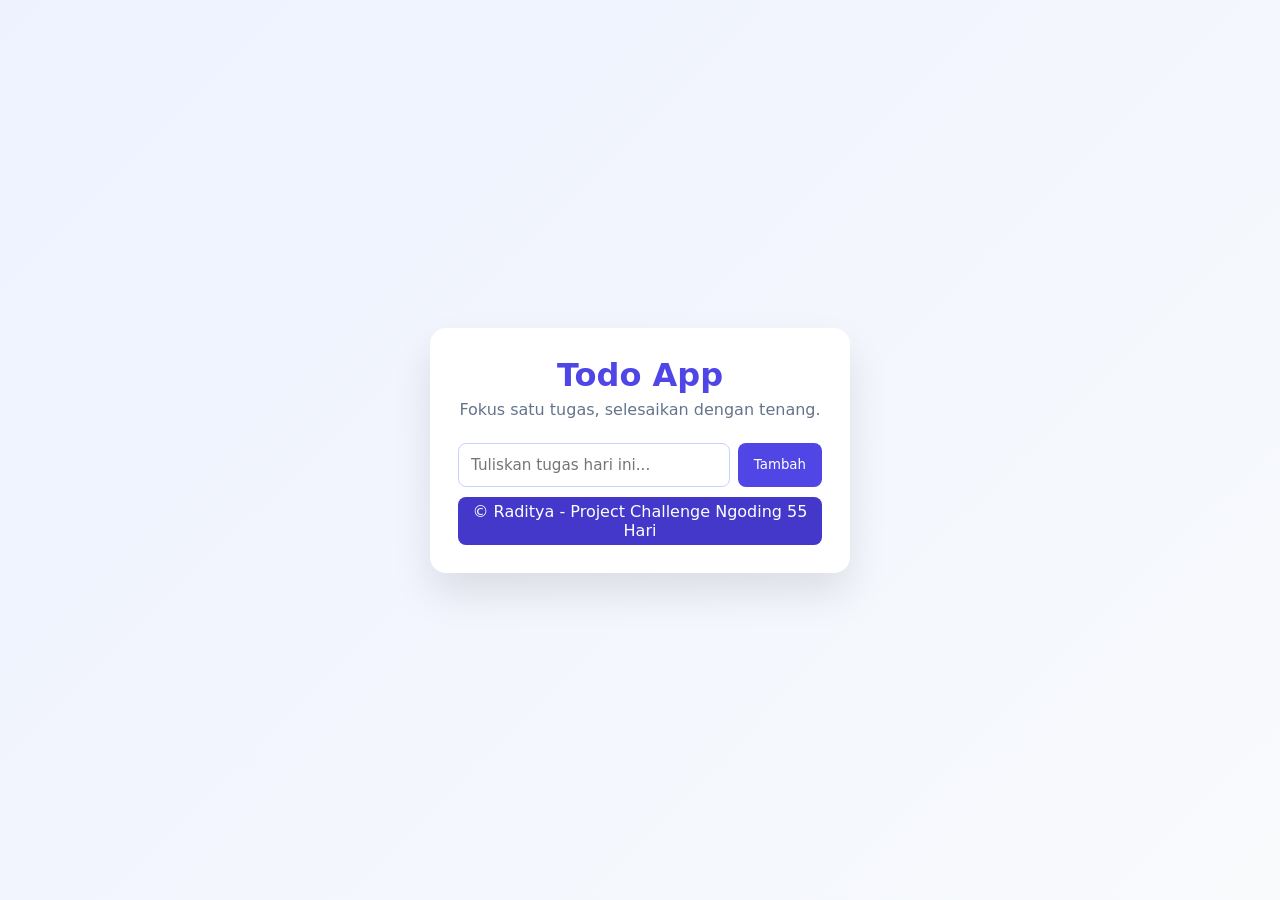
<file: 01-todo-app/index.html>
<!DOCTYPE html>
<html lang="en">
<head>
  <meta charset="UTF-8">
  <meta name="viewport" content="width=device-width, initial-scale=1.0">
  <title>FocusFlow - Todo App</title>
  <link rel="stylesheet" href="css/style.css">
</head>
<body>
  
  <main class="app">
  <header>
    <h1>Todo App</h1>
    <p>Fokus satu tugas, selesaikan dengan tenang.</p>
  </header>

    <section class="todo-section">
      <form>
        <input type="text" placeholder="Tuliskan tugas hari ini..." required>
        <button type="submit">Tambah</button>
      </form>
    </section>

    <section aria-label="Daftar todo">
      <ul></ul>
    </section>
    
    <p class="quote">&copy; Raditya - Project Challenge Ngoding 55 Hari</p>
  </main>

  <script src="js/script.js"></script>
</body>
</html>
</file>
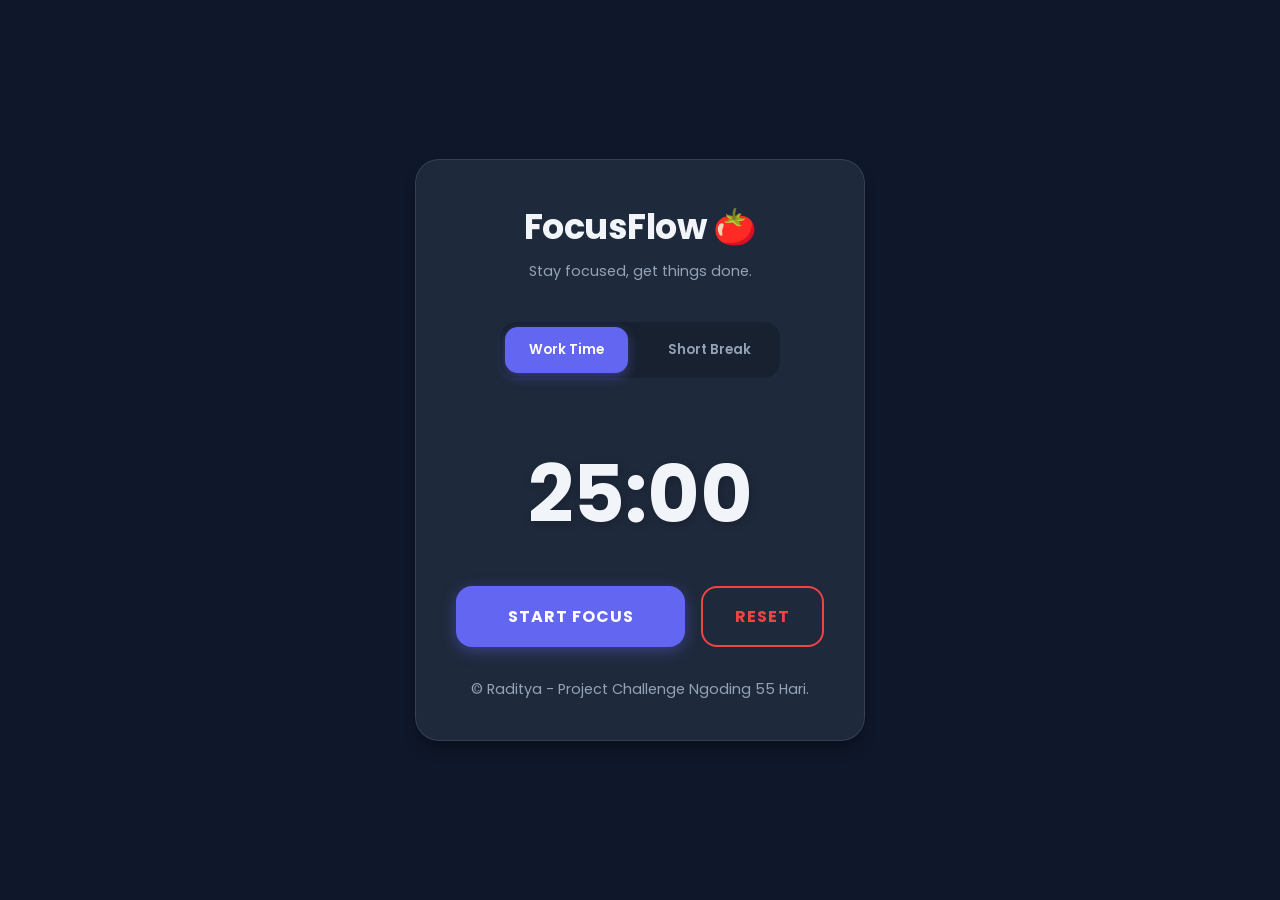
<file: 02-pomodoro/index.html>
<!DOCTYPE html>
<html lang="id">
  <head>
    <meta charset="UTF-8" />
    <meta name="viewport" content="width=device-width, initial-scale=1.0" />
    <title>FocusFlow - Pomodoro Timer</title>
    <link rel="preconnect" href="https://fonts.googleapis.com">
    <link rel="preconnect" href="https://fonts.gstatic.com" crossorigin>
    <link href="https://fonts.googleapis.com/css2?family=Poppins:wght@400;600;700&display=swap" rel="stylesheet">
    <link rel="stylesheet" href="css/style.css" />
  </head>
  <body>
    <div class="container">
      <header>
        <h1>FocusFlow <span class="icon">🍅</span></h1>
        <p>Stay focused, get things done.</p>
      </header>

      <main>
        <section class="mode-selector">
          <button id="work-btn" class="mode-btn active">Work Time</button>
          <button id="break-btn" class="mode-btn">Short Break</button>
        </section>

        <section class="timer-display">
          <h2 id="timer">
            <span id="minutes">25</span>:<span id="seconds">00</span>
          </h2>
        </section>

        <section class="controls">
          <button id="start-btn" class="control-btn start">Start Focus</button>
          <button id="pause-btn" class="control-btn pause" style="display: none;">Pause</button>
          <button id="reset-btn" class="control-btn reset">Reset</button>
        </section>
      </main>

      <footer>
        <p>&copy; Raditya - Project Challenge Ngoding 55 Hari.</p>
      </footer>

      <audio src="sounds/alarm.mpeg" id="alarm-sound" loop></audio>
    </div>

    <script src="js/script.js"></script>
  </body>
</html>
</file>
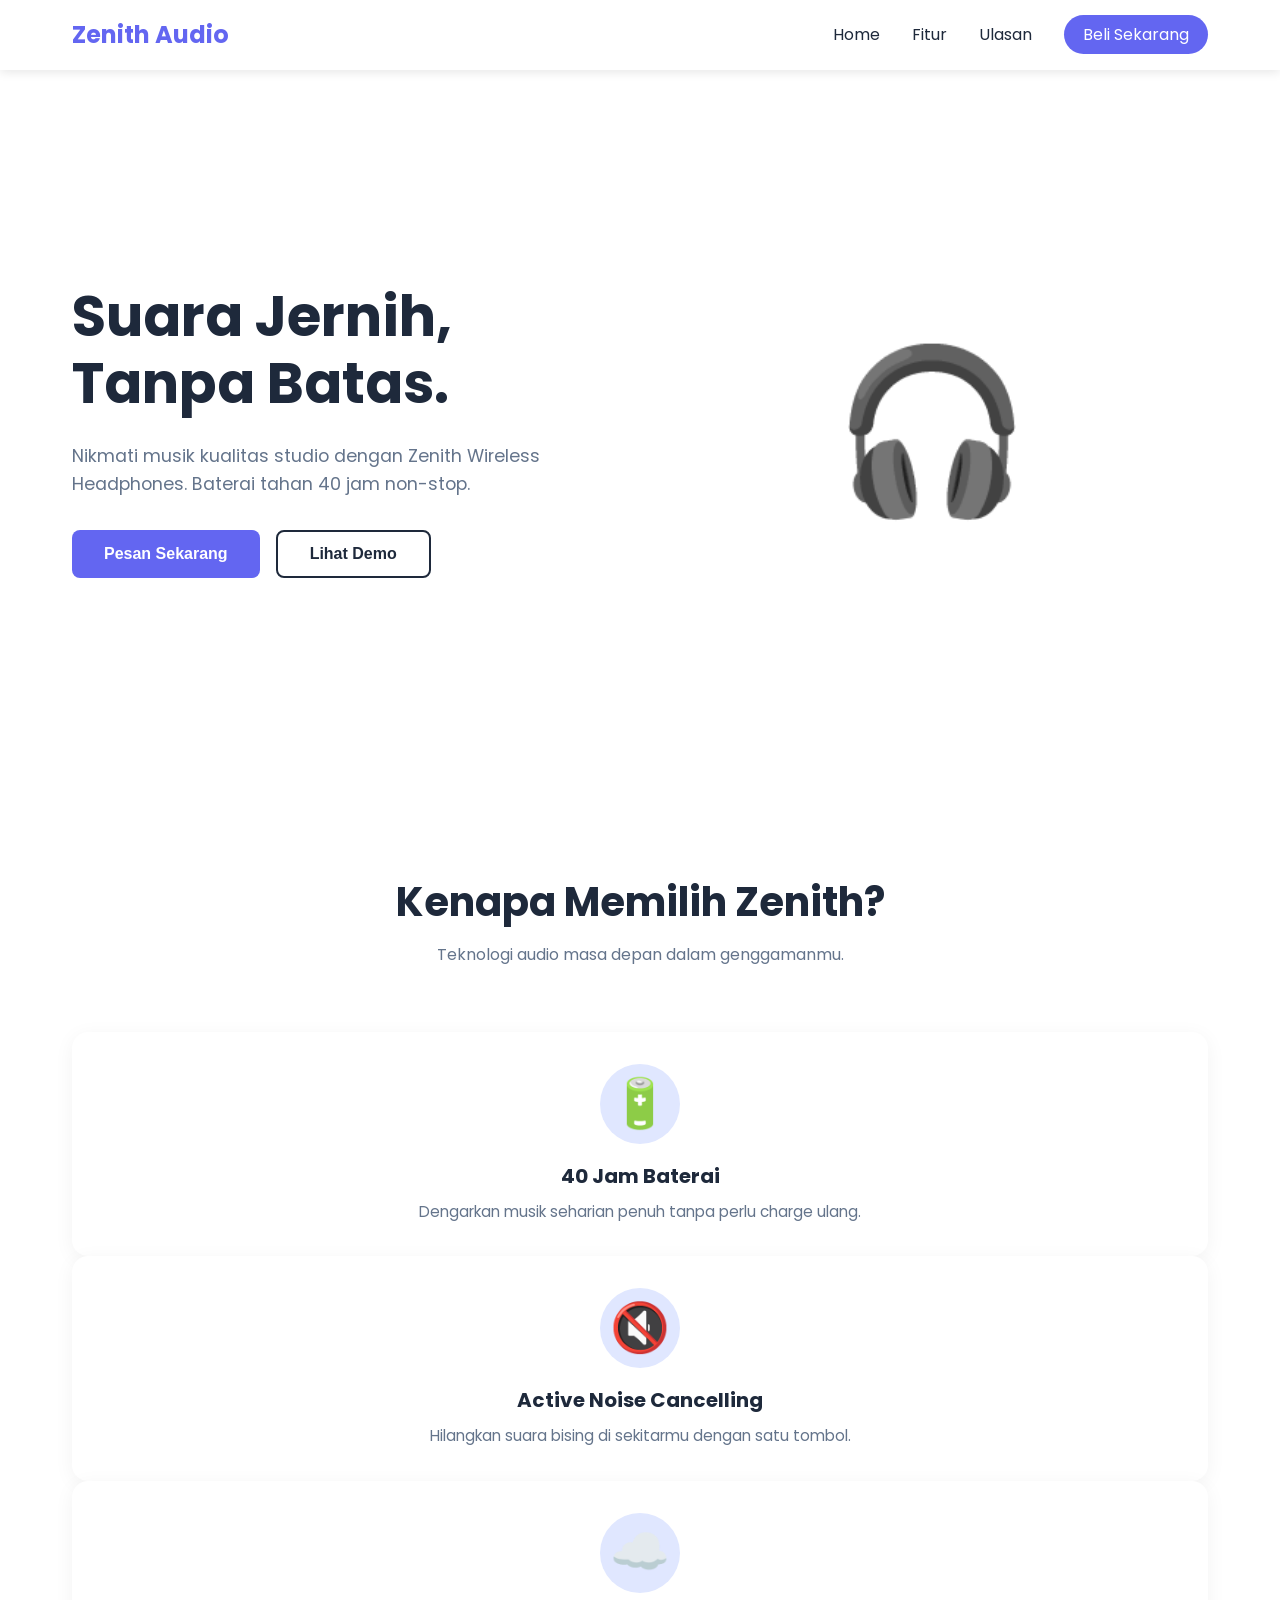
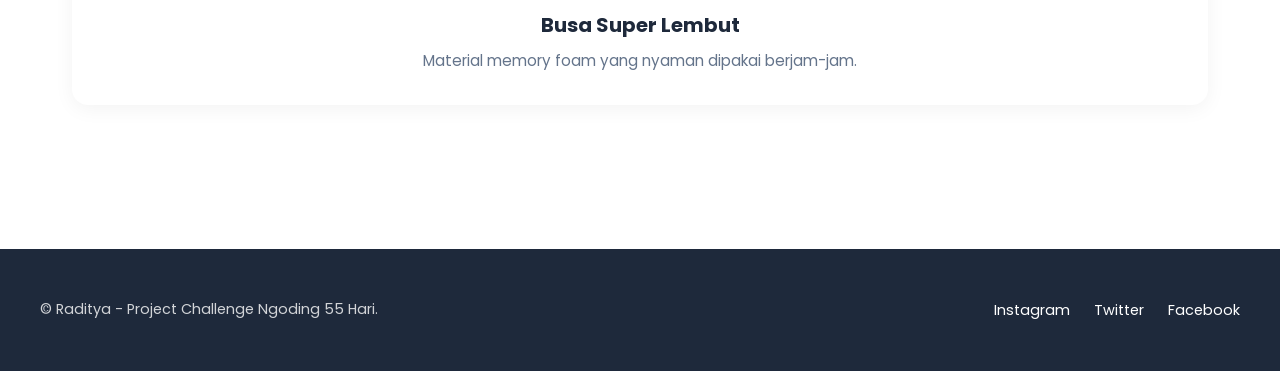
<file: 03-landing-page/index.html>
<!DOCTYPE html>
<html lang="en">
<head>
  <meta charset="UTF-8">
  <meta name="viewport" content="width=device-width, initial-scale=1.0">
  <title>Zenith Audio - Premium Wireless Headphones</title>

  <link rel="stylesheet" href="css/style.css">

  <link href="https://fonts.googleapis.com/css2?family=Poppins:wght@400;600;700&display=swap" rel="stylesheet">
</head>
<body>
  
  <header>
    <nav>
      <div class="logo">Zenith Audio</div>

      <ul class="nav-links">
        <li><a href="#hero">Home</a></li>
        <li><a href="#features">Fitur</a></li>
        <li><a href="#testimonials">Ulasan</a></li>
        <li><a href="#buy" class="btn-cta">Beli Sekarang</a></li>
      </ul>
    </nav>
  </header>

  <main>

    <section id="hero">

      <div class="hero-content">
        <h1>Suara Jernih,<br>Tanpa Batas.</h1>
        <p>Nikmati musik kualitas studio dengan Zenith Wireless Headphones. Baterai tahan 40 jam non-stop.</p>

        <div class="cta-buttons">
          <button class="btn-primary">Pesan Sekarang</button>
          <button class="btn-secondary">Lihat Demo</button>
        </div>
      </div>

      <div class="hero-image">
        🎧
      </div>

    </section>

    <section id="features">

      <div class="section-title">
        <h2>Kenapa Memilih Zenith?</h2>
        <p>Teknologi audio masa depan dalam genggamanmu.</p>
      </div>

      <div class="features-grid">

        <article class="feature-card">
          <div class="icon">🔋</div> <h3>40 Jam Baterai</h3>
          <p>Dengarkan musik seharian penuh tanpa perlu charge ulang.</p>
        </article>

        <article class="feature-card">
          <div class="icon">🔇</div>
          <h3>Active Noise Cancelling</h3>
          <p>Hilangkan suara bising di sekitarmu dengan satu tombol.</p>
        </article>

        <article class="feature-card">
            <div class="icon">☁️</div>
            <h3>Busa Super Lembut</h3>
            <p>Material memory foam yang nyaman dipakai berjam-jam.</p>
          </article>
      </div>
    </section>
  </main>

  <footer>
    <div class="footer-content">
      <p>&copy; Raditya - Project Challenge Ngoding 55 Hari.</p>

      <ul class="social-links">
        <li><a href="#">Instagram</a></li>
        <li><a href="#">Twitter</a></li>
        <li><a href="#">Facebook</a></li>
      </ul>
    </div>
  </footer>
</body>
</html>
</file>
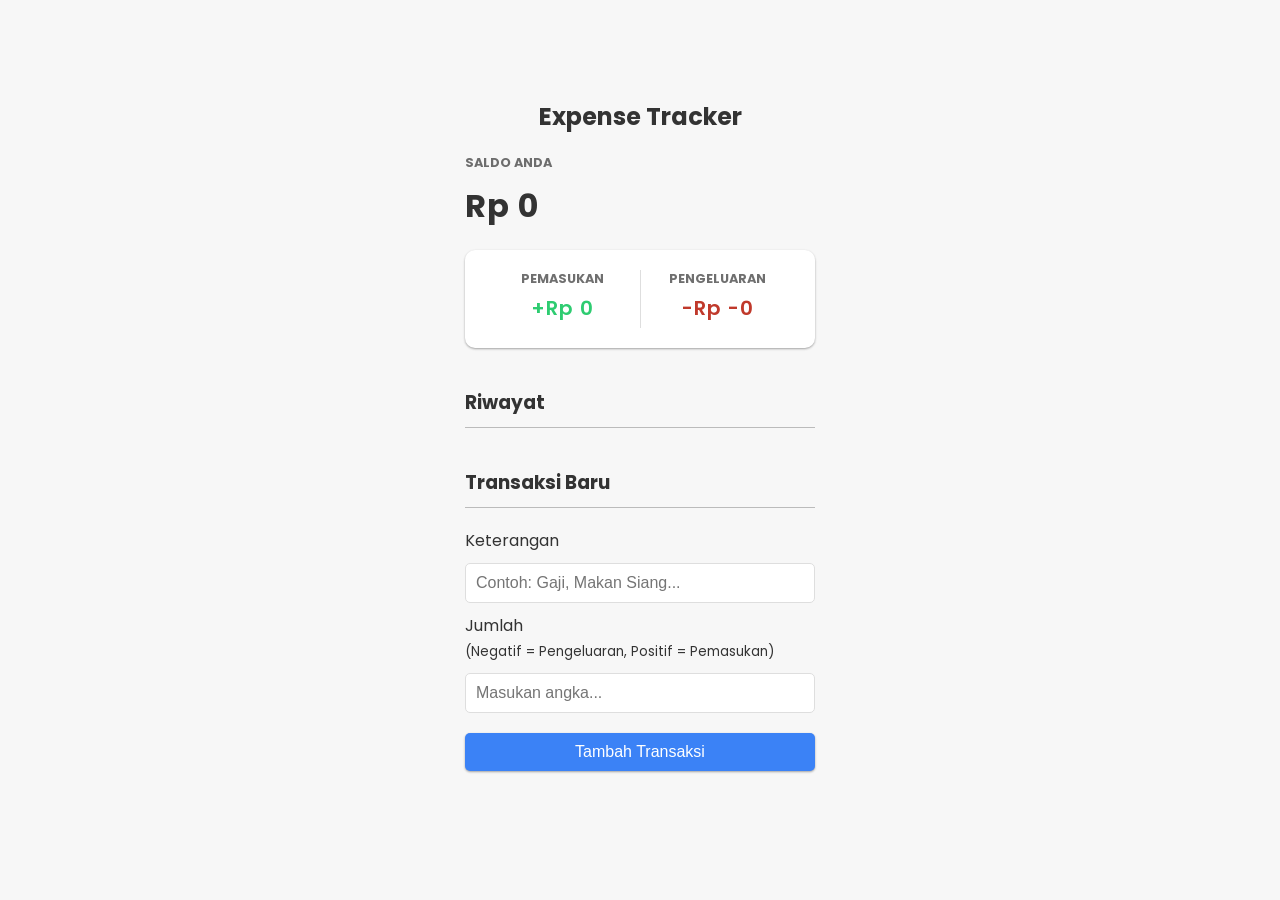
<file: 05-expense-tracker/index.html>
<!DOCTYPE html>
<html lang="id">
<head>
    <meta charset="UTF-8">
    <meta name="viewport" content="width=device-width, initial-scale=1.0">
    <title>Expense Tracker - Kelola Uangmu</title>
    <link rel="stylesheet" href="css/style.css">
    <link href="https://fonts.googleapis.com/css2?family=Poppins:wght@300;400;600&display=swap" rel="stylesheet">
</head>
<body>

    <div class="container">
        <h2>Expense Tracker</h2>
        
        <div class="balance-container">
            <h4>Saldo Anda</h4>
            <h1 id="balance">Rp 0</h1>
        </div>

        <div class="inc-exp-container">
            <div>
                <h4>Pemasukan</h4>
                <p id="money-plus" class="money plus">+Rp 0</p>
            </div>
            <div>
                <h4>Pengeluaran</h4>
                <p id="money-minus" class="money minus">-Rp 0</p>
            </div>
        </div>

        <h3>Riwayat</h3>
        <ul id="list" class="list">
            </ul>

        <h3>Transaksi Baru</h3>
        <form id="form">
            <div class="form-control">
                <label for="text">Keterangan</label>
                <input type="text" id="text" placeholder="Contoh: Gaji, Makan Siang..." />
            </div>
            <div class="form-control">
                <label for="amount">Jumlah <br />
                    <small>(Negatif = Pengeluaran, Positif = Pemasukan)</small>
                </label>
                <input type="number" id="amount" placeholder="Masukan angka..." />
            </div>
            <button class="btn">Tambah Transaksi</button>
        </form>
    </div>

    <script src="js/script.js"></script>
</body>
</html>
</file>
<file: 01-todo-app/css/style.css>
* {
  margin: 0;
  padding: 0;
  box-sizing: border-box;
  font-family: system-ui, sans-serif;
}

body {
  background: linear-gradient(135deg, #eef2ff, #f8fafc);
  min-height: 100vh;
  display: flex;
  justify-content: center;
  align-items: center;
}

.app {
  background: white;
  width: 100%;
  max-width: 420px;
  padding: 28px;
  border-radius: 16px;
  box-shadow: 0 20px 40px rgba(0,0,0,0.1);
}

header {
  text-align: center;
  margin-bottom: 24px;
}

header h1 {
  font-size: 2rem;
  color: #4f46e5;
}

header p {
  color: #64748b;
  margin-top: 6px;
}

form {
  display: flex;
  gap: 8px;
  margin-bottom: 10px;
}

input {
  flex: 1;
  padding: 12px;
  border-radius: 8px;
  border: 1px solid #c7d2fe;
  font-size: 0.95rem;
}

input:focus {
  outline: none;
  border-color: #4f46e5;
}

button {
  padding: 12px 16px;
  border: none;
  border-radius: 8px;
  background: #4f46e5;
  color: white;
  font-weight: 500;
  cursor: pointer;
}

button:hover {
  background: #4338ca;
}

ul {
  list-style: none;
}

li {
  background: #e6e4e4;
  padding: 10px 12px;
  margin-bottom: 8px;
  border-radius: 8px;
  font-size: 0.9rem;
}

.quote {
  background: #4338ca;
  border-radius: 8px;
  padding: 5px;
  color: white;
  text-align: center;
}
</file>
<file: 02-pomodoro/css/style.css>
:root {
  --primary-color: #6366f1; /* Indigo/Ungu modern */
  --primary-hover: #4f46e5;
  --secondary-color: #1f2937; /* Dark gray */
  --accent-break: #10b981; /* Hijau untuk break */
  --accent-pause: #f59e0b; /* Kuning/Oranye untuk pause */
  --accent-reset: #ef4444; /* Merah untuk reset */
  --bg-color: #0f172a; /* Background sangat gelap (Slate tone) */
  --container-bg: #1e293b; /* Background container */
  --text-color: #f1f5f9; /* Teks putih terang */
  --text-muted: #94a3b8; /* Teks abu-abu */
  --shadow: 0 10px 15px -3px rgba(0, 0, 0, 0.3), 0 4px 6px -2px rgba(0, 0, 0, 0.1);
}

* {
  margin: 0;
  padding: 0;
  box-sizing: border-box;
}

body {
  font-family: 'Poppins', sans-serif;
  background-color: var(--bg-color);
  color: var(--text-color);
  display: flex;
  justify-content: center;
  align-items: center;
  min-height: 100vh;
  padding: 20px;
}

.container {
  background-color: var(--container-bg);
  padding: 2.5rem;
  border-radius: 1.5rem;
  box-shadow: var(--shadow);
  text-align: center;
  width: 100%;
  max-width: 450px;
  border: 1px solid rgb(255, 255, 255, 0.1);
}

header h1 {
  font-size: 2.2rem;
  font-weight: 700;
  margin-bottom: 0.5rem;
  letter-spacing: -0.5px;
}

.icon {
  display: inline-block;
  animation: float 3s ease-in-out infinite;
}

@keyframes float {
  0%, 100% { transform: translateY(0); }
  50% { transform: translateY(-5px); }
}

header p, footer p {
  color: var(--text-muted);
  font-size: 0.9rem;
}

footer {
  margin-top: 2rem;
  font-size: 0.8rem;
}

main {
  margin-top: 2.5rem;
}

.mode-selector {
  display: flex;
  justify-content: center;
  gap: 1rem;
  margin-bottom: 2rem;
  background-color: rgb(0,0,0,0.2);
  padding: 5px;
  border-radius: 1rem;
  display: inline-flex;
}

.mode-btn {
  background: transparent;
  border: none;
  padding: 0.8rem 1.5rem;
  font-family: inherit;
  color: var(--text-muted);
  font-weight: 600;
  cursor: pointer;
  border-radius: 0.8rem;
  transition: all 0.3s ease;
}

.mode-btn:hover {
  color: var(--text-color);
  background-color: rgb(255, 255, 255, 0.5);
}

.mode-btn.active {
  background-color: var(--primary-color);
  color: white;
  box-shadow: 0 4px 12px rgba(99, 102, 241, 0.4);
}

#timer {
  font-size: 5rem;
  font-weight: 700;
  margin: 1.5rem 0;
  font-variant-numeric: tabular-nums;
  columns: var(--text-color);
  text-shadow: 2px 2px 10px rgba(0, 0, 0, 0.2);
}

.controls {
  display: flex;
  justify-content: center;
  gap: 1rem;
  margin-top: 2rem;
}

.control-btn {
  padding: 1rem 2rem;
  border: none;
  border-radius: 1rem;
  font-family: inherit;
  font-size: 1rem;
  font-weight: 700;
  cursor: pointer;
  transition: all 0.2s ease;
  text-transform: uppercase;
  letter-spacing: 1px;
}

.control-btn:active {
  transform: scale(0.95);
}

.control-btn.start {
  background-color: var(--primary-color);
  color: white;
  box-shadow: 0 4px 15px rgba(99, 102, 241, 0.4);
  flex-grow: 2;
}

.control-btn.start:hover {
  background-color: var(--primary-color);
}

.control-btn.pause {
  background-color: var(--accent-pause);
  color: var(--secondary-color);
  flex-grow: 2;
}

.control-btn.pause:hover {
  filter: brightness(1.1);
}

.control-btn.reset {
  background-color: transparent;
  border: 2px solid var(--accent-reset);
  color: var(--accent-reset);
}

.control-btn.reset:hover {
  background-color: var(--accent-reset);
  color: white;
}

.control-btn:hover {
  opacity: 1;
}
</file>
<file: 03-landing-page/css/style.css>
:root {
  --primary-color: #6366f1;
  --secondary-color: #1e293b;
  --accent-color: #f59e0b;
  --bg-light: #f8fafc;
  --white: #ffffff;
  --text-gray: #64748b;
}

* {
  margin: 0;
  padding: 0;
  box-sizing: border-box;
}

body {
  font-family: 'Poppins', sans-serif;
  color: var(--secondary-color);
  line-height: 1.6;
}

a {
  text-decoration: none;
  color: var(--secondary-color);
}

ul {
  list-style: none;
}

header {
  background-color: var(--white);
  box-shadow: 0 2px 10px rgba(0,0,0,0.1);
  position: sticky;
  top: 0;
  z-index: 1000;
}

nav {
  display: flex;
  justify-content: space-between;
  align-items: center;

  max-width: 1200px;
  margin: 0 auto;
  padding: 1rem 2rem;
}

.logo {
  font-size: 1.5rem;
  font-weight: 700;
  color: var(--primary-color);
}

.nav-links {
  display: flex;
  gap: 2rem;
}

.btn-cta {
  background-color: var(--primary-color);
  color: var(--white);
  padding: 0.5rem 1.2rem;
  border-radius: 50px;
  transition: background 0.3s;
}

.btn-cta:hover {
  background-color: #4f46e5;
}

#hero {
  display: flex;
  align-items: center;
  justify-content: space-between;

  padding: 4rem 2rem;
  max-width: 1200px;
  margin: 0 auto;
  min-height: 80vh;
}

.hero-content {
  flex: 1;
  padding-right: 2rem;
}

.hero-image {
  flex: 1;
  text-align: center;
  font-size: 10rem;
  animation: float 3s ease-in-out infinite;
}

.hero-content h1 {
  font-size: 3.5rem;
  line-height: 1.2;
  margin-bottom: 1.5rem;
  color: var(--secondary-color);
}

.hero-content p {
  font-size: 1.1rem;
  color: var(--text-gray);
  margin-bottom: 2rem;
  max-width: 500px;
}

.cta-buttons {
  display: flex;
  gap: 1rem;
}

.btn-primary {
  background-color: var(--primary-color);
  color: var(--white);
  padding: 0.8rem 2rem;
  border: none;
  border-radius: 8px;
  font-size: 1rem;
  font-weight: 600;
  cursor: pointer;
  transition: transform 0.2s;
}

.btn-secondary {
  background-color: transparent;
  color: var(--secondary-color);
  padding: 0.8rem 2rem;
  border: 2px solid var(--secondary-color);
  border-radius: 8px;
  font-size: 1rem;
  font-weight: 600;
  cursor: pointer;
  transition: all 0.3s;
}

.btn-primary:hover {
  transform: translateY(-3px);
  box-shadow: 0 10px 20px rgba(99, 102, 241, 0.3);
}

.btn-secondary:hover {
  background-color: var(--secondary-color);
  color: var(--white);
}

@keyframes float {
  0% { transform: translateY(0px); }
  50% { transform: translateY(-20px); }
  100% { transform: translateY(0px); }
}

#features {
  padding: 5rem 2rem;
  max-width: 1200px;
  margin: 0 auto;
  text-align: center;
}

.section-title h2 {
  font-size: 2.5rem;
  margin-bottom: 0.5rem;
  color: var(--secondary-color);
}

.section-title p {
  color: var(--text-gray);
  margin-bottom: 4rem;
}

.feature-grid {
  display: flex;
  justify-content: space-between;
  gap: 2rem;
}

.feature-card {
  background-color: var(--white);
  padding: 2rem;
  border-radius: 16px;
  box-shadow: 0 4px 20px rgba(0, 0, 0, 0.05);
  transition: transform 0.3s ease;
  flex: 1;

  display: flex;
  flex-direction: column;
  align-items: center;
}

.feature-card .icon {
  font-size: 3rem;
  margin-bottom: 1rem;
  background-color: #e0e7ff;
  width: 80px;
  height: 80px;
  border-radius: 50%;

  display: flex;
  align-items: center;
  justify-content: center;
}

.feature-card h3 {
  margin-bottom: 0.5rem;
  font-size: 1.25rem;
}

.feature-card p {
  font-size: 0.95rem;
  color: var(--text-gray);
  line-height: 1.6;
}

.feature-card:hover {
  transform: translateY(-10px);
  box-shadow: 0 10px 30px rgba(0, 0, 0, 0.1);
}

footer {
  background-color: var(--secondary-color);
  color: var(--white);
  padding: 3rem 2rem;
  margin-top: 4rem;
}

.footer-content {
  max-width: 1200px;
  margin: 0 auto;

  display: flex;
  justify-content: space-between;
  align-items: center;
}

.footer-content p {
  font-size: 0.9rem;
  opacity: 0.8;
}

.social-links {
  display: flex;
  gap: 1.5rem;
}

.social-links a {
  color: var(--white);
  font-size: 0.9rem;
  transition: color 0.3s;
}

.social-links a:hover {
  color: var(--accent-color);
  text-decoration: underline;
}

@media (max-width: 768px) {
  nav {
    flex-direction: column;
    gap: 1rem;
  }

  .nav-links {
    gap: 1rem;
    font-size: 0.9rem;
  }

  #hero {
    flex-direction: column-reverse;
    text-align: center;
    padding-top: 2rem;
    min-height: auto;
  }

  .hero-content {
    padding-right: 0;
  }

  .hero-content h1 {
    font-size: 2.5rem;
  }

  .cta-buttons {
    justify-content: center;
  }

  .hero-image {
    font-size: 8rem;
    margin-bottom: 2rem;
  }

  .feature-grid {
    flex-direction: column;
    gap: 2rem;
  }

  .footer-content {
    flex-direction: column;
    gap: 1.5rem;
    text-align: center;
  }
}
</file>
<file: 05-expense-tracker/css/style.css>
:root {
    --bg-color: #f7f7f7;
    --primary-color: #3b82f6; /* Biru Modern */
    --text-color: #333;
    --money-plus: #2ecc71;    /* Hijau */
    --money-minus: #c0392b;   /* Merah */
    --white: #fff;
    --shadow: 0 1px 3px rgba(0, 0, 0, 0.12), 0 1px 2px rgba(0, 0, 0, 0.24);
}

* {
    box-sizing: border-box;
    margin: 0;
    padding: 0;
}

body {
    background-color: var(--bg-color);
    color: var(--text-color);
    font-family: 'Poppins', sans-serif;
    display: flex;
    flex-direction: column;
    align-items: center;
    justify-content: center;
    min-height: 100vh;
    padding: 20px;
}

.container {
    margin: 30px auto;
    width: 350px; /* Lebar fix mirip HP */
}

h2 {
    text-align: center;
    margin-bottom: 20px;
}

h4 {
    margin: 0;
    text-transform: uppercase;
    font-size: 0.8rem;
    opacity: 0.7;
}

h1 {
    letter-spacing: 1px;
    margin: 10px 0;
}

/* KOTAK PUTIH UNTUK PEMASUKAN/PENGELUARAN */
.inc-exp-container {
    background-color: var(--white);
    box-shadow: var(--shadow);
    padding: 20px;
    display: flex;
    justify-content: space-between;
    margin: 20px 0;
    border-radius: 10px;
    text-align: center;
}

.inc-exp-container > div {
    flex: 1;
}

.inc-exp-container > div:first-of-type {
    border-right: 1px solid #dedede;
}

.money {
    font-size: 20px;
    letter-spacing: 1px;
    margin: 5px 0;
    font-weight: 600;
}

.money.plus { color: var(--money-plus); }
.money.minus { color: var(--money-minus); }

/* LIST RIWAYAT */
h3 {
    border-bottom: 1px solid #bbb;
    padding-bottom: 10px;
    margin: 40px 0 10px;
}

.list {
    list-style-type: none;
}

.list li {
    background-color: var(--white);
    box-shadow: var(--shadow);
    color: #333;
    display: flex;
    justify-content: space-between;
    position: relative;
    padding: 10px;
    margin: 10px 0;
    border-radius: 5px;
}

/* Border warna di kanan list */
.list li.plus { border-right: 5px solid var(--money-plus); }
.list li.minus { border-right: 5px solid var(--money-minus); }

/* Tombol Hapus (Akan muncul saat hover nanti) */
.delete-btn {
    cursor: pointer;
    background-color: #e74c3c;
    border: 0;
    color: #fff;
    font-size: 20px;
    line-height: 20px;
    padding: 2px 5px;
    position: absolute;
    top: 50%;
    left: 0;
    transform: translate(-100%, -50%);
    opacity: 0;
    transition: opacity 0.3s ease;
}

.list li:hover .delete-btn {
    opacity: 1;
}

/* FORM */
label {
    display: inline-block;
    margin: 10px 0;
}

input[type='text'], input[type='number'] {
    border: 1px solid #dedede;
    border-radius: 5px;
    display: block;
    font-size: 16px;
    padding: 10px;
    width: 100%;
}

.btn {
    cursor: pointer;
    background-color: var(--primary-color);
    box-shadow: var(--shadow);
    color: var(--white);
    border: 0;
    display: block;
    font-size: 16px;
    margin: 20px 0 30px;
    padding: 10px;
    width: 100%;
    border-radius: 5px;
    transition: 0.3s;
}

.btn:hover {
    background-color: #2563eb;
}
</file>
